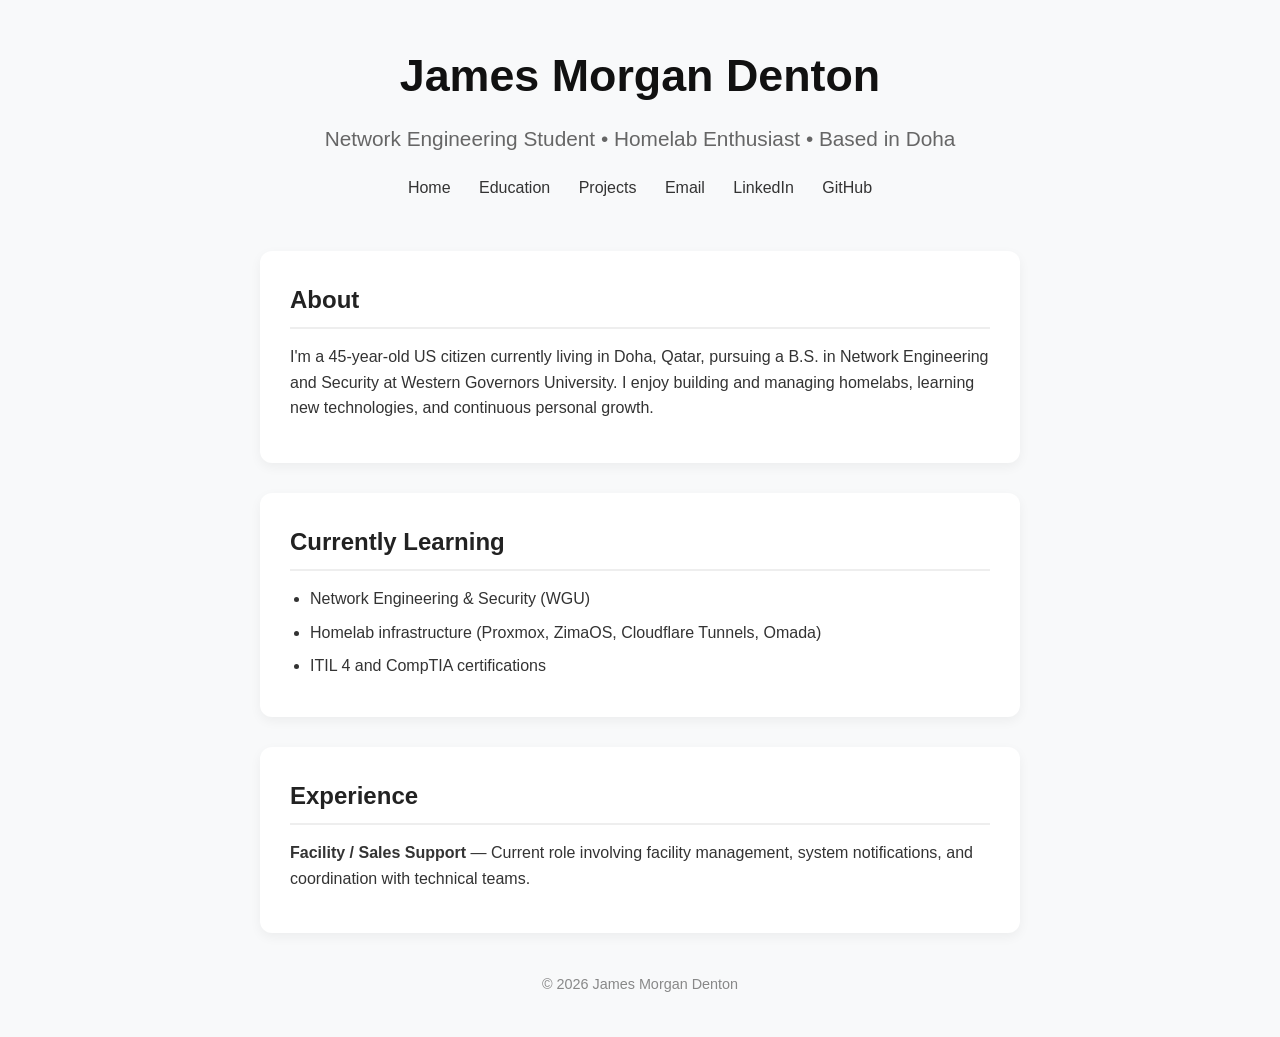
<file: index.html>
<!DOCTYPE html>
<html lang="en">
<head>
  <meta charset="UTF-8">
  <meta name="viewport" content="width=device-width, initial-scale=1.0">
  <title>James Morgan Denton</title>
  <link rel="stylesheet" href="style.css">
</head>
<body>
  <div class="container">
    <header>
      <h1>James Morgan Denton</h1>
      <div class="subtitle">Network Engineering Student • Homelab Enthusiast • Based in Doha</div>
      <div class="links">
        <a href="./index.html">Home</a>        
        <a href="./education.html">Education</a>
        <a href="./projects.html">Projects</a>
        <a href="mailto:jamesmorgandenton@gmail.com">Email</a>
        <a href="https://www.linkedin.com/in/jamesmorgandenton">LinkedIn</a>
        <a href="https://github.com/sgtbelly">GitHub</a>

      </div>
    </header>

    <section>
      <h2>About</h2>
      <p>I'm a 45-year-old US citizen currently living in Doha, Qatar, pursuing a B.S. in Network Engineering and Security at 
        Western Governors University. I enjoy building and managing homelabs, learning new technologies, and continuous personal growth.</p>
    </section>

    <section>
      <h2>Currently Learning</h2>
      <ul>
        <li>Network Engineering &amp; Security (WGU)</li>
        <li>Homelab infrastructure (Proxmox, ZimaOS, Cloudflare Tunnels, Omada)</li>
        <li>ITIL 4 and CompTIA certifications</li>
      </ul>
    </section>

    <section>
      <h2>Experience</h2>
      <p><strong>Facility / Sales Support</strong> — Current role involving facility management, system notifications, 
        and coordination with technical teams.</p>
    </section>

    <footer>
      © 2026 James Morgan Denton
    </footer>
  </div>

</body>
</html>
</file>
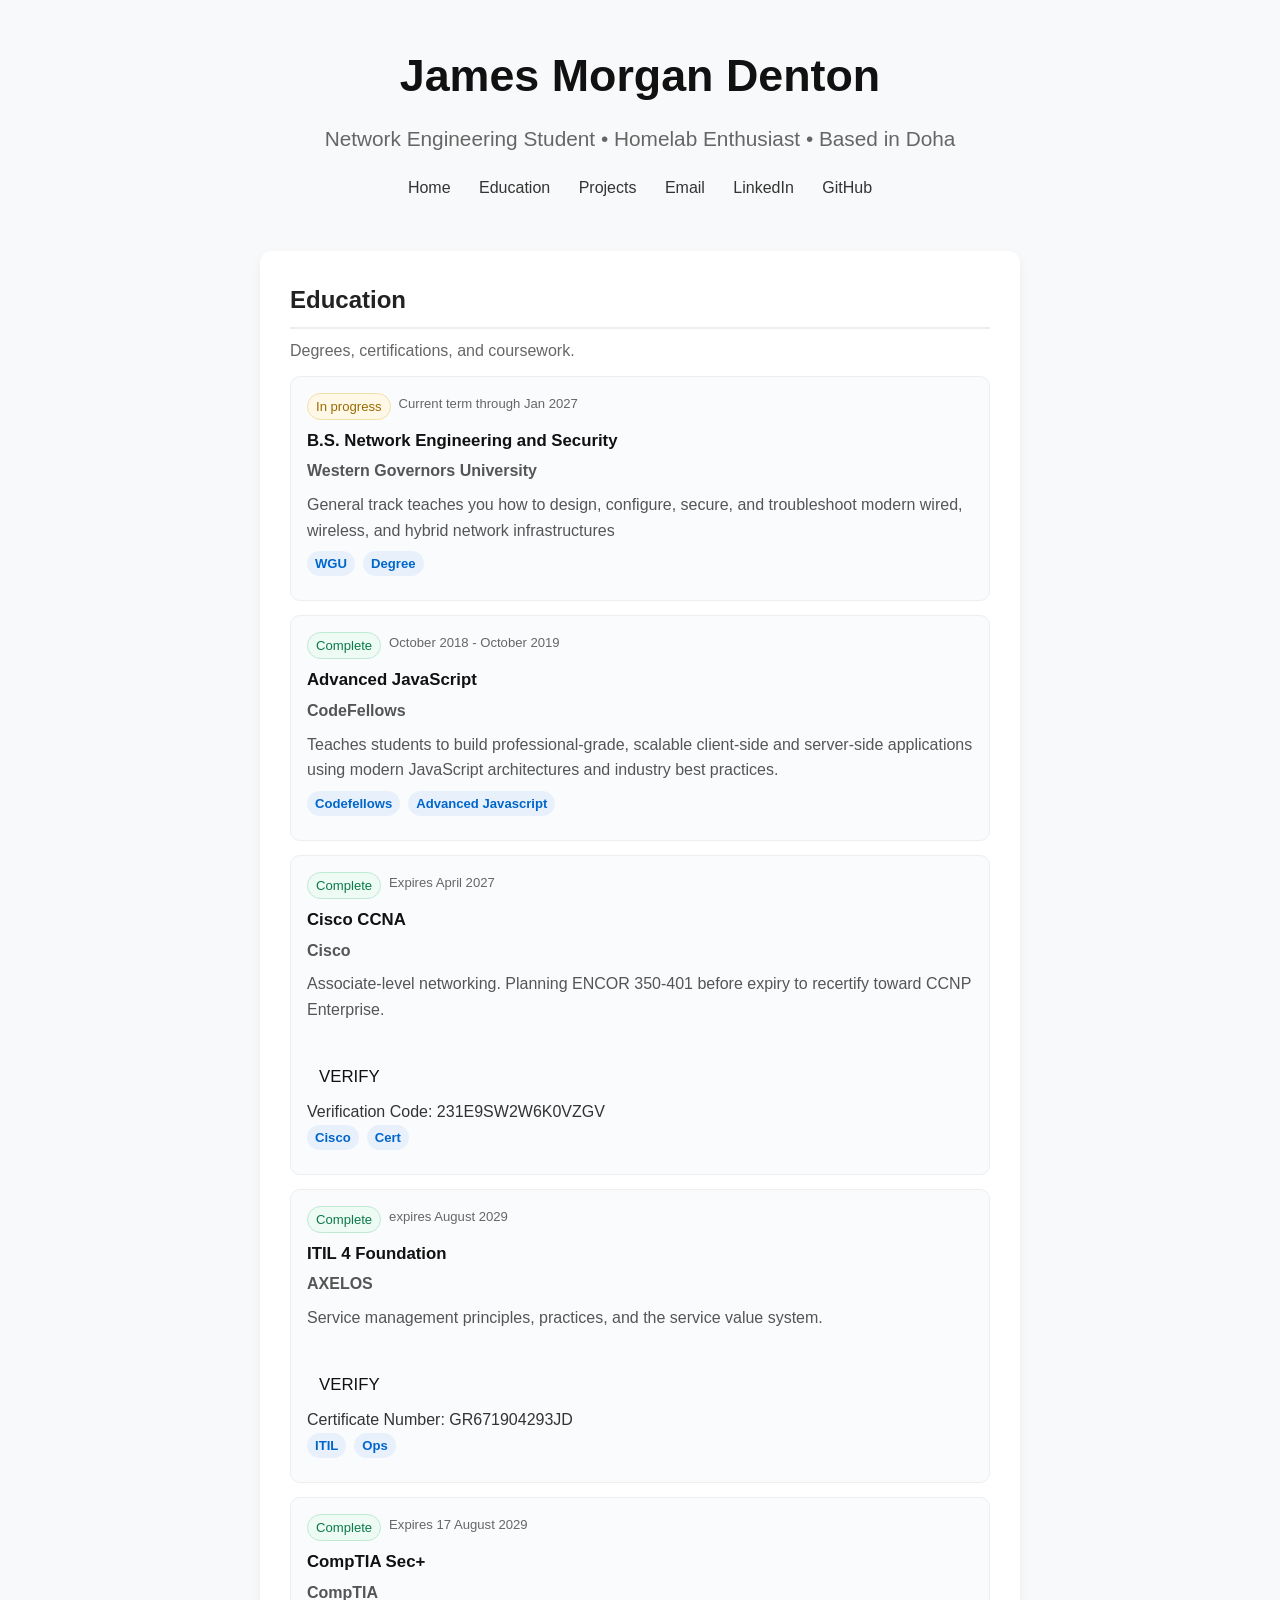
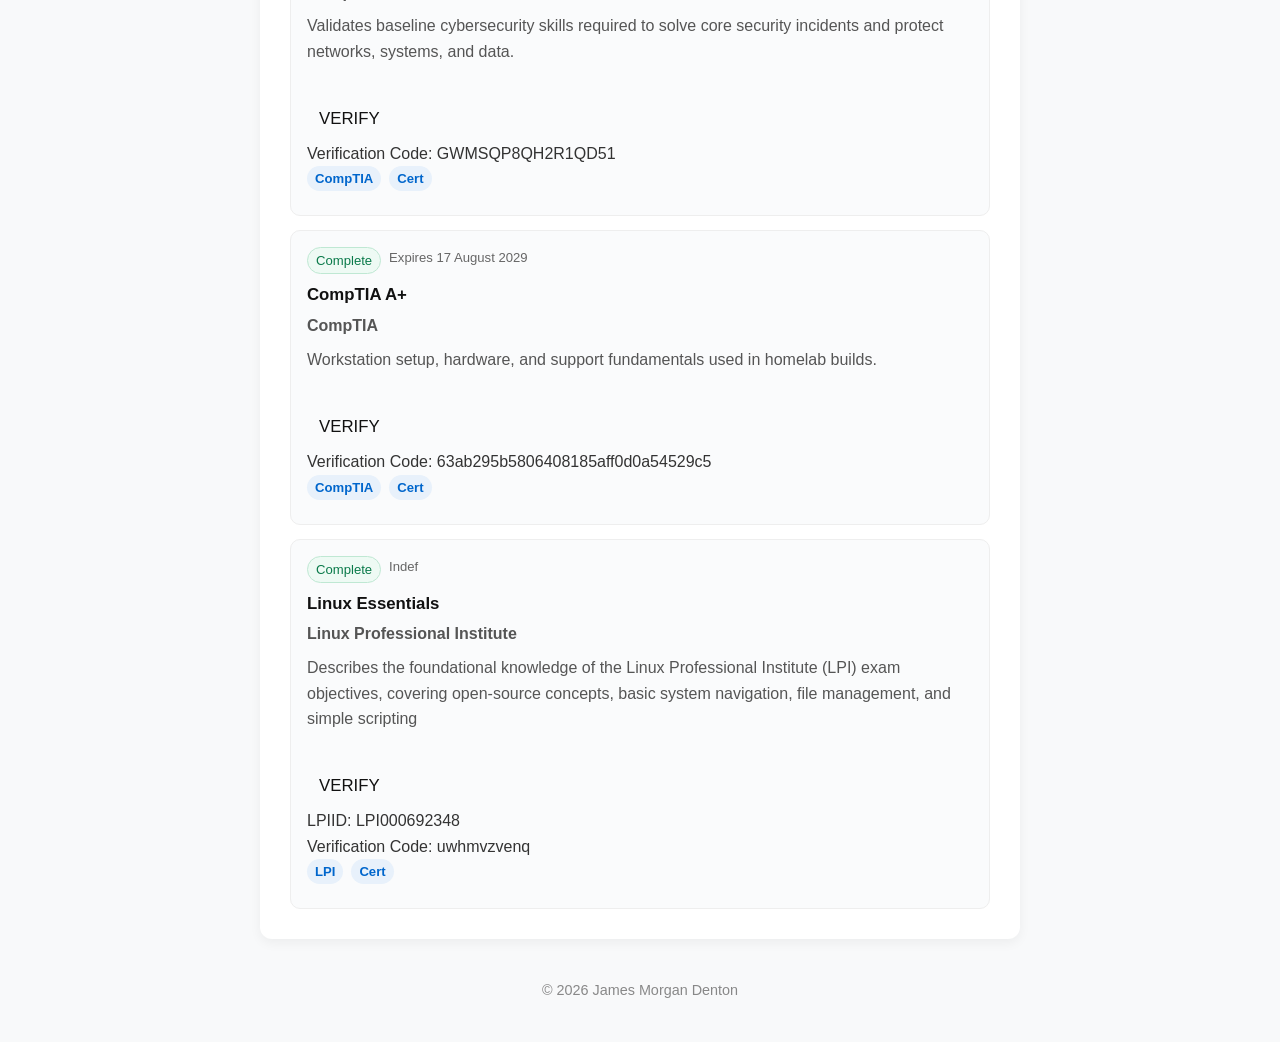
<file: education.html>
<!DOCTYPE html>
<html lang="en">
<head>
  <meta charset="UTF-8">
  <meta name="viewport" content="width=device-width, initial-scale=1.0">
  <title>James Morgan Denton</title>
  <link rel="stylesheet" href="style.css">
</head>
<body>
  <div class="container">
    <header>
      <h1>James Morgan Denton</h1>
      <div class="subtitle">Network Engineering Student • Homelab Enthusiast • Based in Doha</div>
      <div class="links">
      <a href="./index.html">Home</a>        
        <a href="./education.html">Education</a>
        <a href="./projects.html">Projects</a>
        <a href="mailto:jamesmorgandenton@gmail.com">Email</a>
        <a href="https://www.linkedin.com/in/jamesmorgandenton">LinkedIn</a>
        <a href="https://github.com/sgtbelly">GitHub</a>
      </div>
    </header>

    <section id="education">
      <h2>Education</h2>
      <p class="section-intro">Degrees, certifications, and coursework.</p>
      <div id="education-list" class="card-list"></div>
    </section>

    <footer>
      © 2026 James Morgan Denton
    </footer>
  </div>

  <script src="education.js"></script>
</body>
</html>
</file>
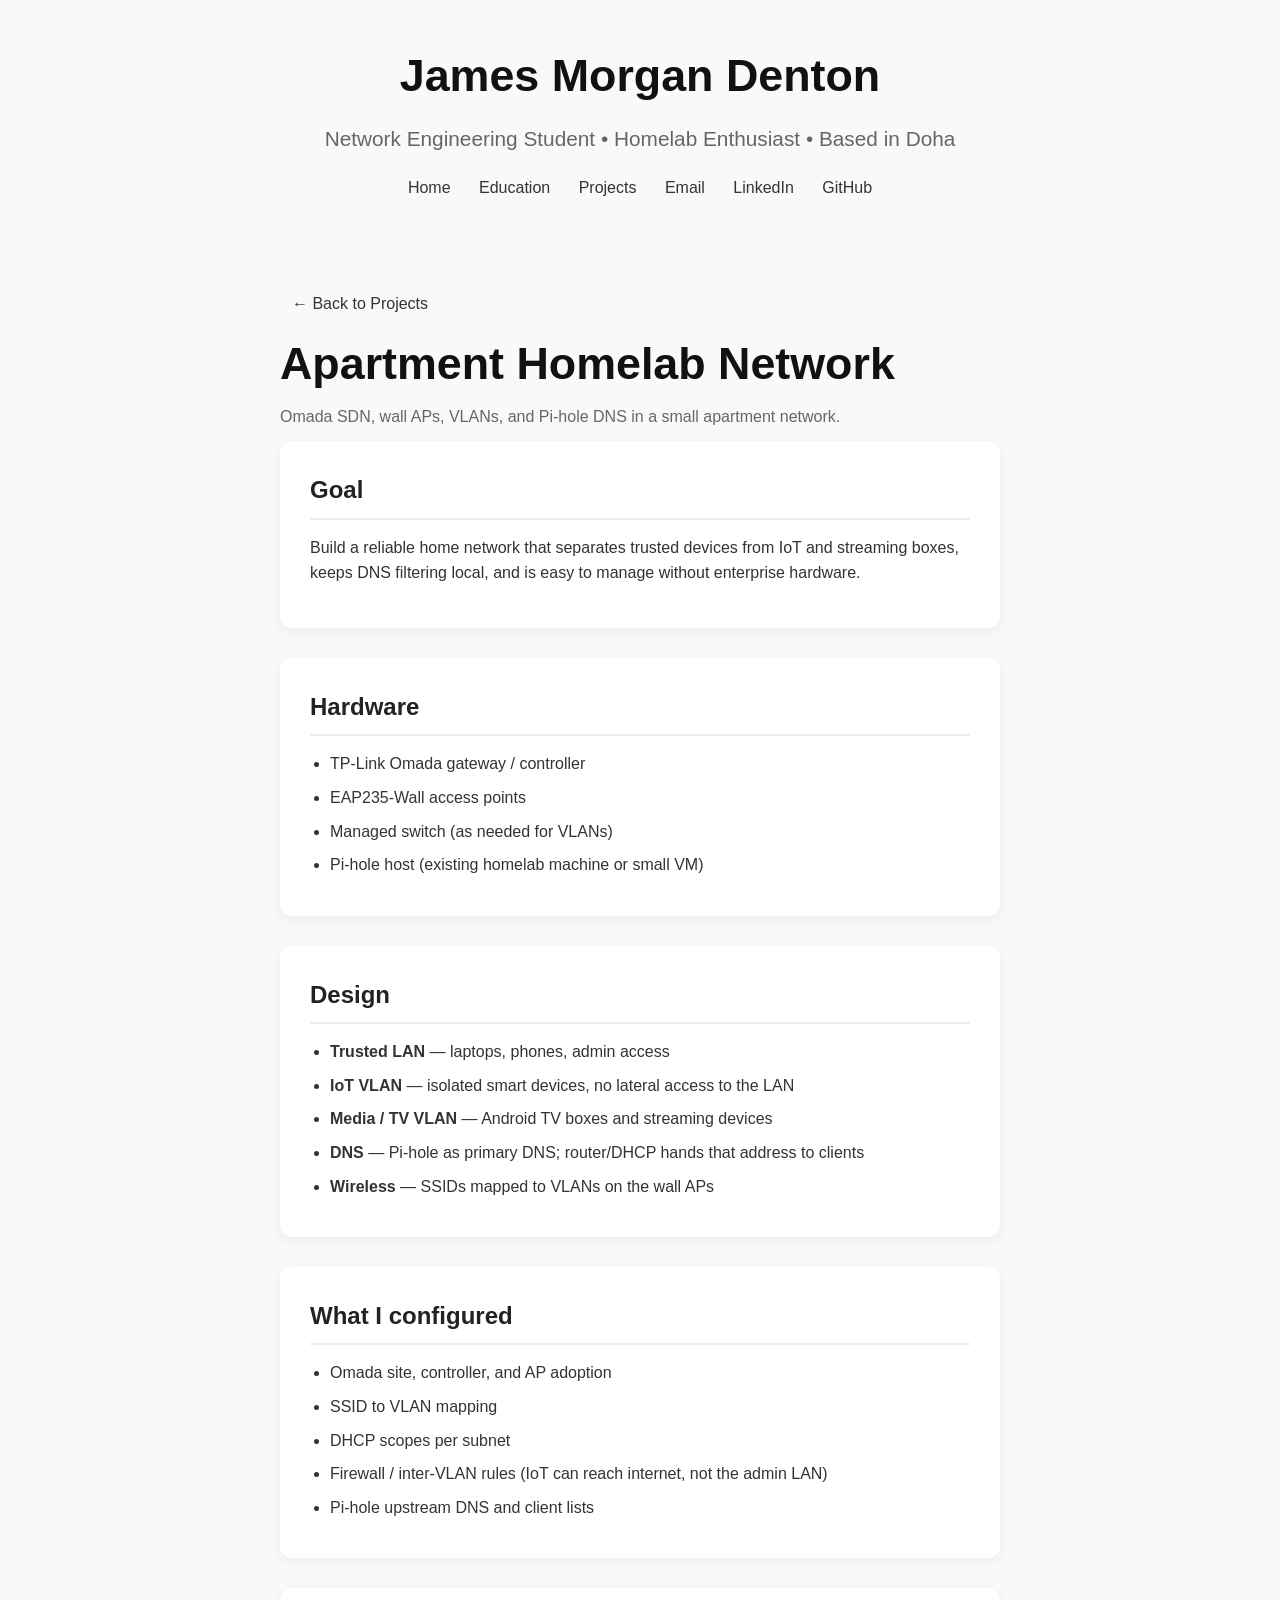
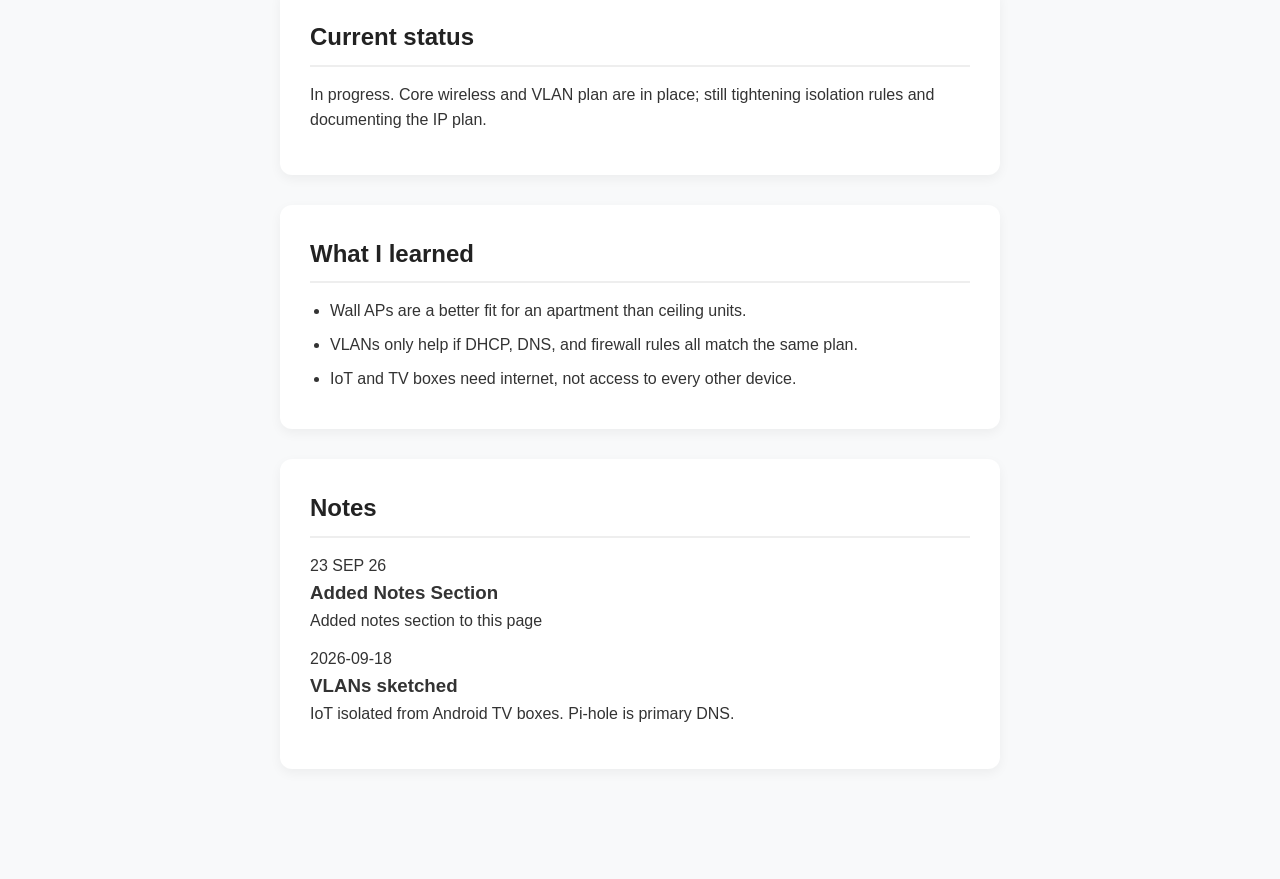
<file: homelab-network.html>
<!DOCTYPE html>
<html lang="en">
<head>
  <meta charset="UTF-8">
  <meta name="viewport" content="width=device-width, initial-scale=1.0">
  <title>James Morgan Denton</title>
  <link rel="stylesheet" href="style.css">
</head>
<body>
  <div class="container">
    <header>
      <h1>James Morgan Denton</h1>
      <div class="subtitle">Network Engineering Student • Homelab Enthusiast • Based in Doha</div>
      <div class="links">
      <a href="./index.html">Home</a>        
        <a href="./education.html">Education</a>
        <a href="./projects.html">Projects</a>
        <a href="mailto:jamesmorgandenton@gmail.com">Email</a>
        <a href="https://www.linkedin.com/in/jamesmorgandenton">LinkedIn</a>
        <a href="https://github.com/sgtbelly">GitHub</a>
      </div>
    </header>
<body>
  <div class="container">
    <p><a href="../projects.html">← Back to Projects</a></p>

    <h1>Apartment Homelab Network</h1>
    <p class="section-intro">Omada SDN, wall APs, VLANs, and Pi-hole DNS in a small apartment network.</p>

    <section>
      <h2>Goal</h2>
      <p>
        Build a reliable home network that separates trusted devices from IoT and streaming boxes,
        keeps DNS filtering local, and is easy to manage without enterprise hardware.
      </p>
    </section>

    <section>
      <h2>Hardware</h2>
      <ul>
        <li>TP-Link Omada gateway / controller</li>
        <li>EAP235-Wall access points</li>
        <li>Managed switch (as needed for VLANs)</li>
        <li>Pi-hole host (existing homelab machine or small VM)</li>
      </ul>
    </section>

    <section>
      <h2>Design</h2>
      <ul>
        <li><strong>Trusted LAN</strong> — laptops, phones, admin access</li>
        <li><strong>IoT VLAN</strong> — isolated smart devices, no lateral access to the LAN</li>
        <li><strong>Media / TV VLAN</strong> — Android TV boxes and streaming devices</li>
        <li><strong>DNS</strong> — Pi-hole as primary DNS; router/DHCP hands that address to clients</li>
        <li><strong>Wireless</strong> — SSIDs mapped to VLANs on the wall APs</li>
      </ul>
    </section>

    <section>
      <h2>What I configured</h2>
      <ul>
        <li>Omada site, controller, and AP adoption</li>
        <li>SSID to VLAN mapping</li>
        <li>DHCP scopes per subnet</li>
        <li>Firewall / inter-VLAN rules (IoT can reach internet, not the admin LAN)</li>
        <li>Pi-hole upstream DNS and client lists</li>
      </ul>
    </section>

    <section>
      <h2>Current status</h2>
      <p>In progress. Core wireless and VLAN plan are in place; still tightening isolation rules and documenting the IP plan.</p>
    </section>

    <section>
      <h2>What I learned</h2>
      <ul>
        <li>Wall APs are a better fit for an apartment than ceiling units.</li>
        <li>VLANs only help if DHCP, DNS, and firewall rules all match the same plan.</li>
        <li>IoT and TV boxes need internet, not access to every other device.</li>
      </ul>
    </section>

    <section>
      <h2>Notes</h2>

      <article class="note" data-date="23 SEP 26" data-title="Added notes section">
        <time datetime="23 SEP 26"> 23 SEP 26</time>
        <h3>Added Notes Section</h3>
        <p> Added notes section to this page</p>
      </article> 

      <article class="note" data-date="2026-09-18" data-title="VLANs sketched">
        <time datetime="2026-09-18">2026-09-18</time>
        <h3>VLANs sketched</h3>
        <p>IoT isolated from Android TV boxes. Pi-hole is primary DNS.</p>
      </article>
    </section>


    </section>
  </div>
</body>
</html>
</file>
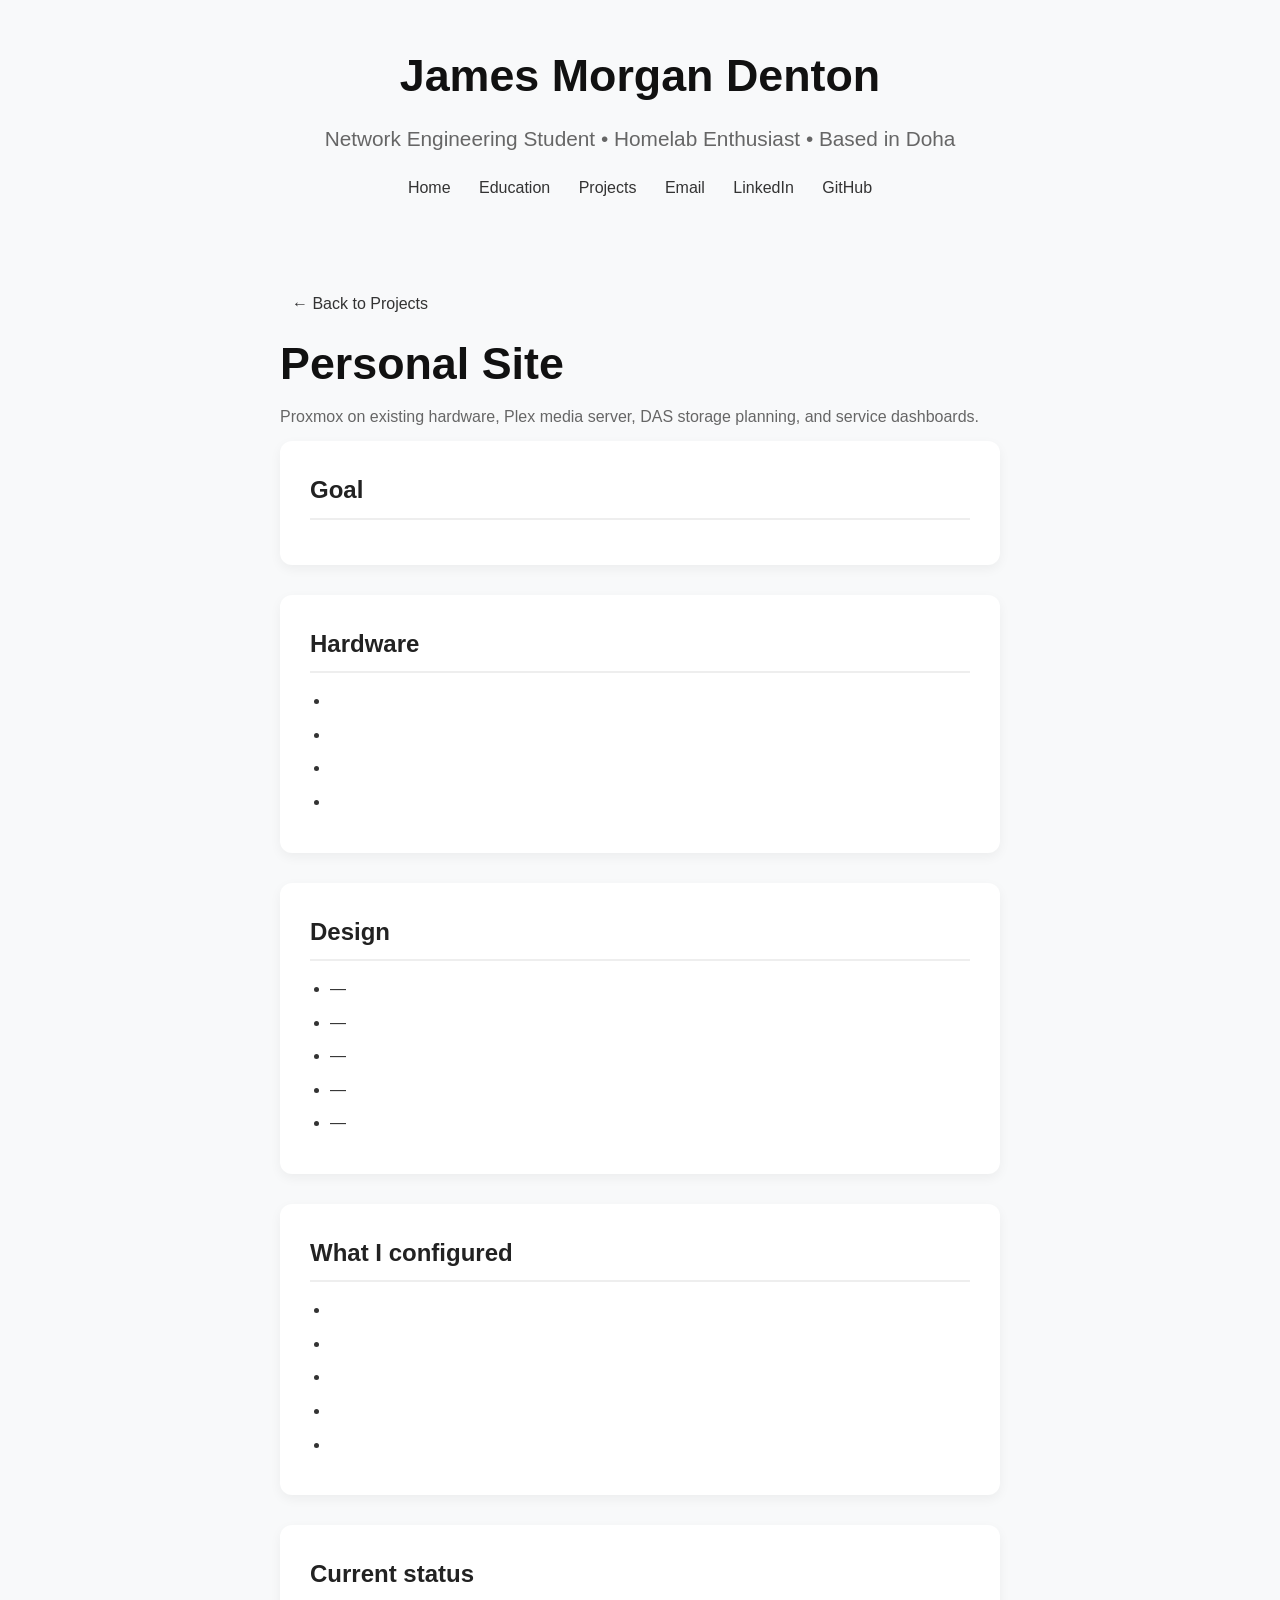
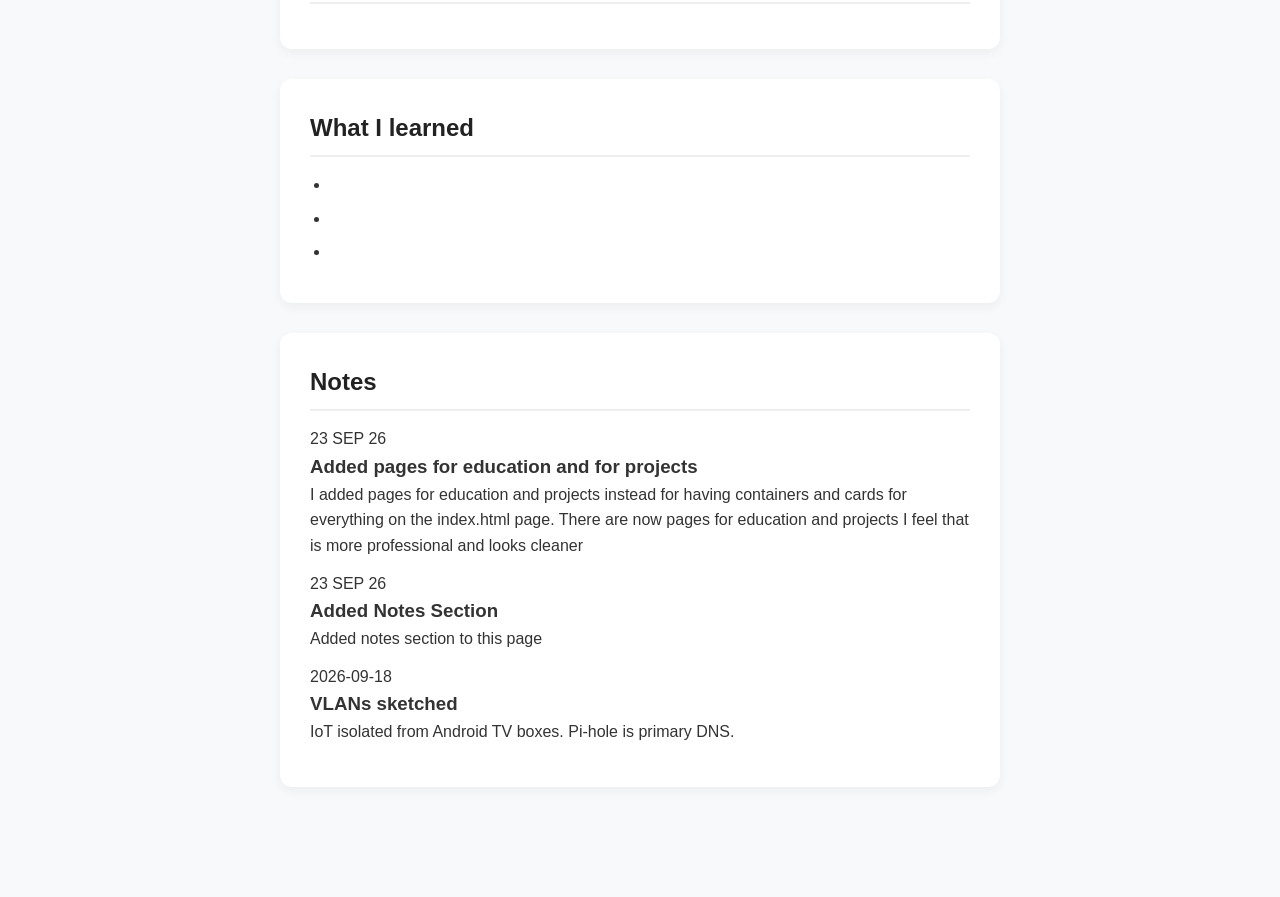
<file: personal-site.html>
<!DOCTYPE html>
<html lang="en">
<head>
  <meta charset="UTF-8">
  <meta name="viewport" content="width=device-width, initial-scale=1.0">
  <title>James Morgan Denton</title>
  <link rel="stylesheet" href="style.css">
</head>
<body>
  <div class="container">
    <header>
      <h1>James Morgan Denton</h1>
      <div class="subtitle">Network Engineering Student • Homelab Enthusiast • Based in Doha</div>
      <div class="links">
      <a href="./index.html">Home</a>        
        <a href="./education.html">Education</a>
        <a href="./projects.html">Projects</a>
        <a href="mailto:jamesmorgandenton@gmail.com">Email</a>
        <a href="https://www.linkedin.com/in/jamesmorgandenton">LinkedIn</a>
        <a href="https://github.com/sgtbelly">GitHub</a>
      </div>
    </header>
<body>
  <div class="container">
    <p><a href="../projects.html">← Back to Projects</a></p>

    <h1>Personal Site</h1>
    <p class="section-intro">Proxmox on existing hardware, Plex media server, DAS storage planning, and service dashboards.</p>

    <section>
      <h2>Goal</h2>
      <p>
        
      </p>
    </section>

    <section>
      <h2>Hardware</h2>
      <ul>
        <li></li>
        <li></li>
        <li></li>
        <li></li>
      </ul>
    </section>

    <section>
      <h2>Design</h2>
      <ul>
        <li><strong></strong> — </li>
        <li><strong></strong> — </li>
        <li><strong></strong> — </li>
        <li><strong></strong> — </li>
        <li><strong></strong> — </li>
      </ul>
    </section>

    <section>
      <h2>What I configured</h2>
      <ul>
        <li></li>
        <li></li>
        <li></li>
        <li></li>
        <li></li>
      </ul>
    </section>

    <section>
      <h2>Current status</h2>
      <p></p>
    </section>

    <section>
      <h2>What I learned</h2>
      <ul>
        <li></li>
        <li></li>
        <li></li>
      </ul>
    </section>

    <section>
      <h2>Notes</h2>

      <article class="note" data-date="23 SEP 26" data-title="Added pages for education and for projects">
        <time datetime="23 SEP 26"> 23 SEP 26</time>
        <h3>Added pages for education and for projects</h3>
        <p> I added pages for education and projects instead for having containers and cards for everything on the index.html page. 
          There are now pages for education and projects I feel that is more professional and looks cleaner</p>
      </article> 

      <article class="note" data-date="23 SEP 26" data-title="Added notes section">
        <time datetime="23 SEP 26"> 23 SEP 26</time>
        <h3>Added Notes Section</h3>
        <p> Added notes section to this page</p>
      </article> 

      <article class="note" data-date="2026-09-18" data-title="VLANs sketched">
        <time datetime="2026-09-18">2026-09-18</time>
        <h3>VLANs sketched</h3>
        <p>IoT isolated from Android TV boxes. Pi-hole is primary DNS.</p>
      </article>
    </section>


    </section>
  </div>
</body>
</html>
</file>
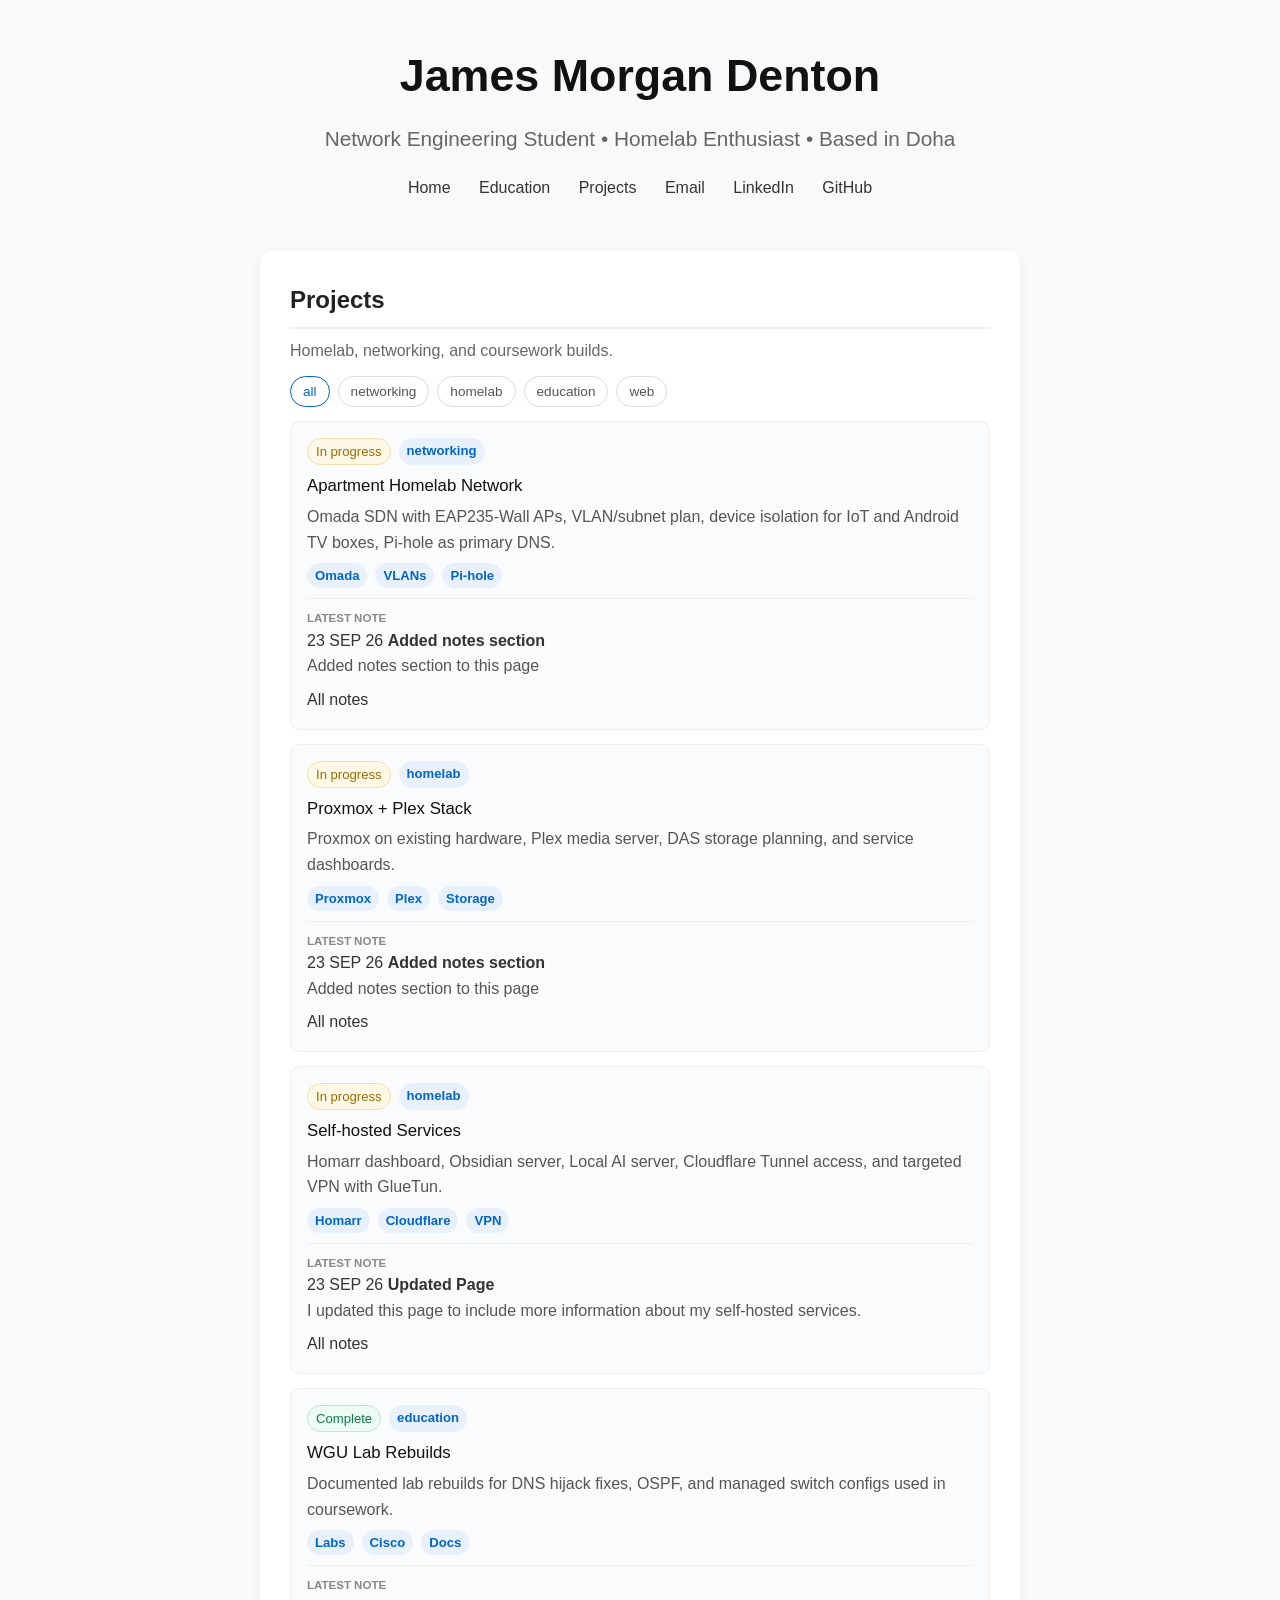
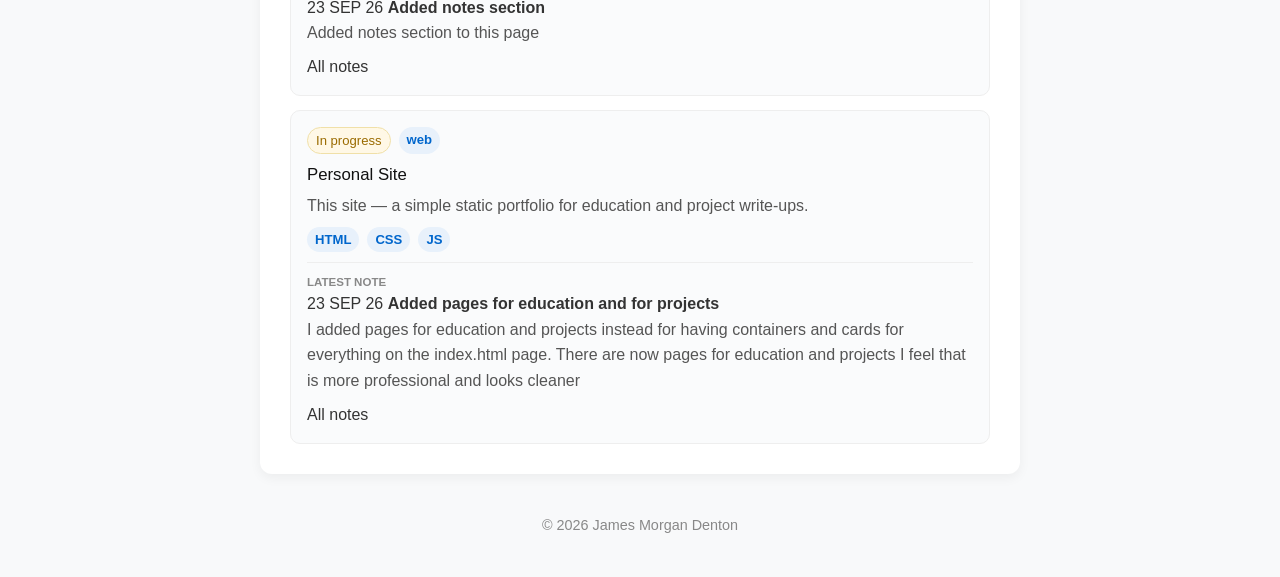
<file: projects.html>
<!DOCTYPE html>
<html lang="en">
<head>
  <meta charset="UTF-8">
  <meta name="viewport" content="width=device-width, initial-scale=1.0">
  <title>James Morgan Denton</title>
  <link rel="stylesheet" href="style.css">
</head>
 <body>
  <div class="container">
    <header>
      <h1>James Morgan Denton</h1>
      <div class="subtitle">Network Engineering Student • Homelab Enthusiast • Based in Doha</div>
      <div class="links">
       <a href="./index.html">Home</a>        
        <a href="./education.html">Education</a>
        <a href="./projects.html">Projects</a>
        <a href="mailto:jamesmorgandenton@gmail.com">Email</a>
        <a href="https://www.linkedin.com/in/jamesmorgandenton">LinkedIn</a>
        <a href="https://github.com/sgtbelly">GitHub</a>
      </div>
    </header>

    <section id="projects">
      <h2>Projects</h2>
      <p class="section-intro">Homelab, networking, and coursework builds.</p>
      <div id="project-filters" class="filters"></div>
      <div id="projects-list" class="card-list"></div>
    </section>

    <script src="projects.js"></script>

    <footer>
      © 2026 James Morgan Denton
    </footer>
  </div>
 </body>
</html>
</file>
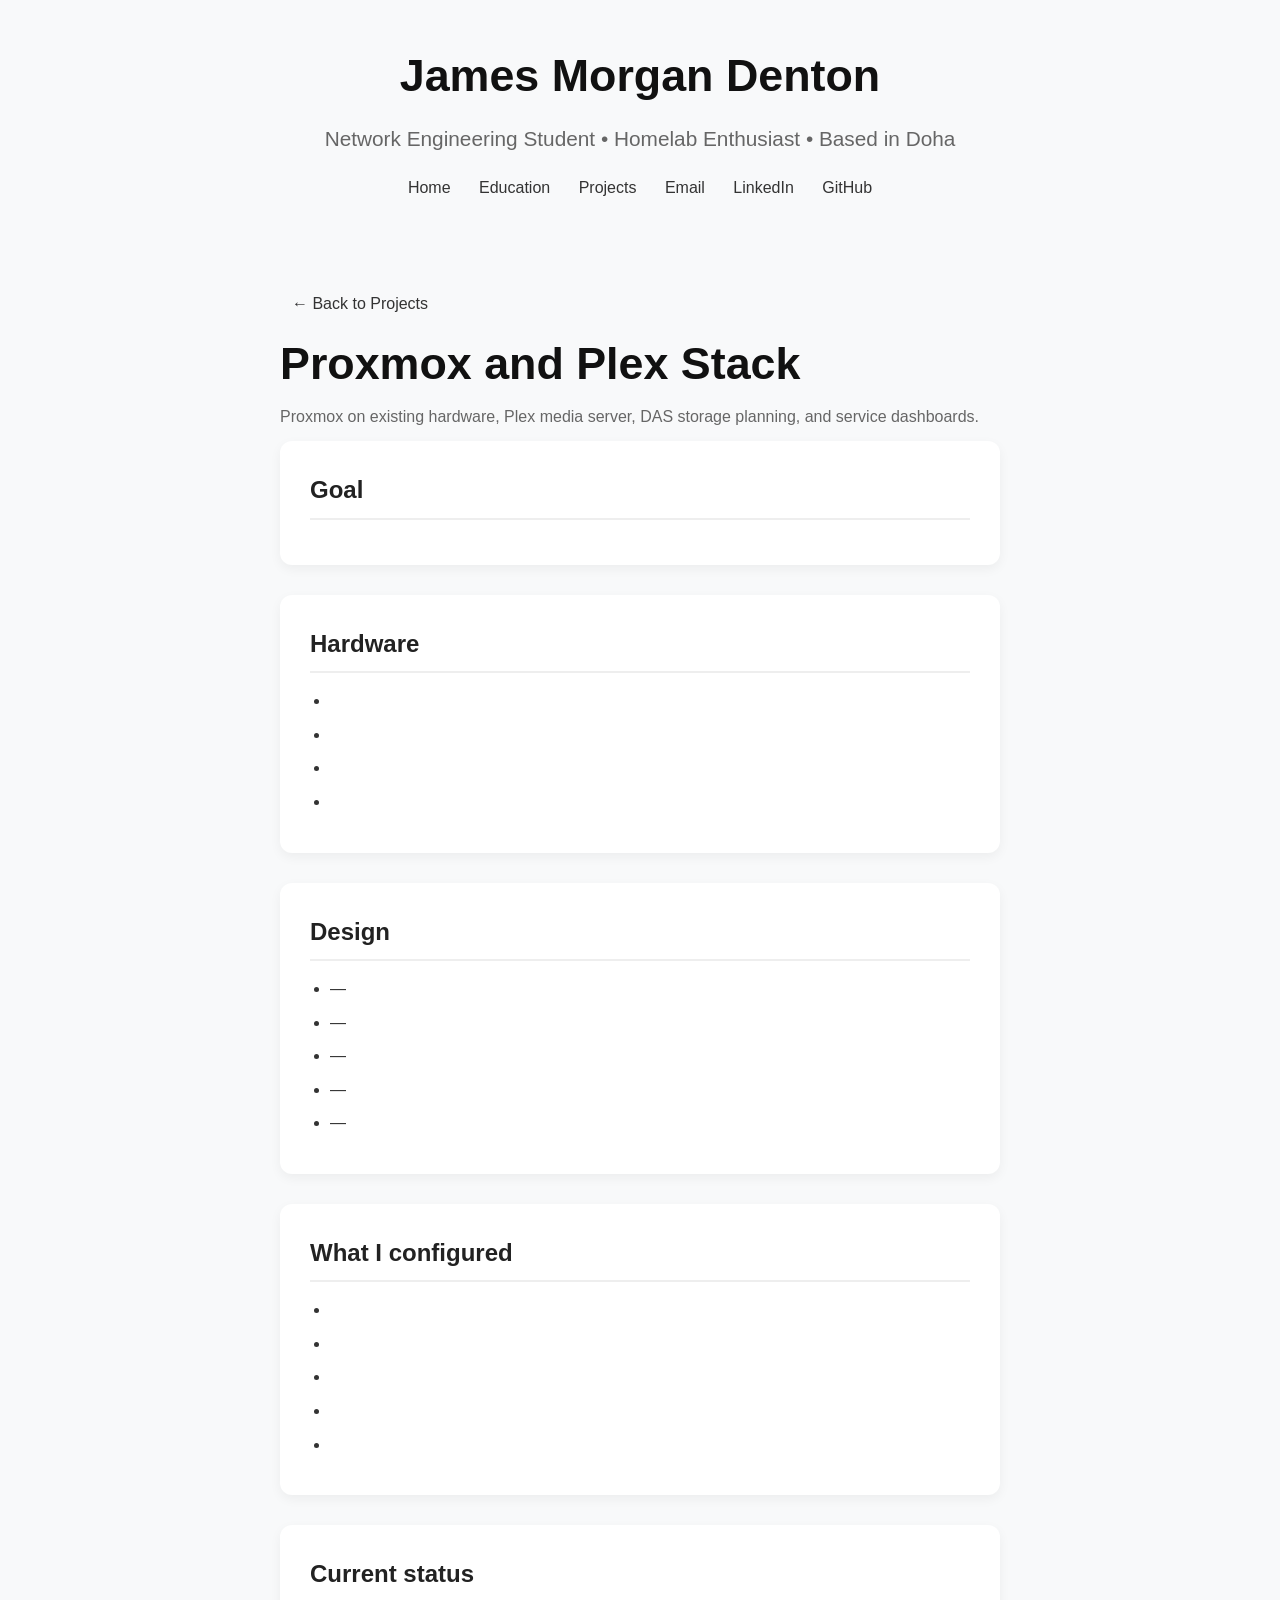
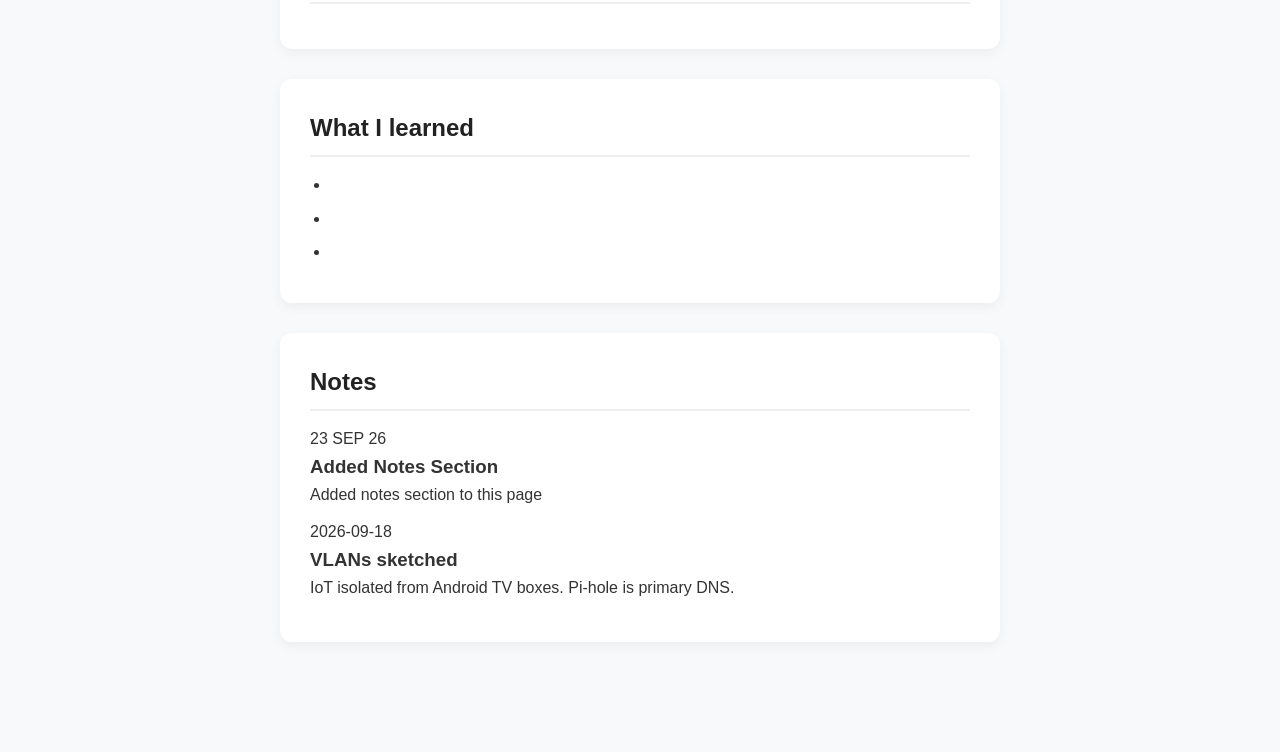
<file: proxmox-plex.html>
<!DOCTYPE html>
<html lang="en">
<head>
  <meta charset="UTF-8">
  <meta name="viewport" content="width=device-width, initial-scale=1.0">
  <title>James Morgan Denton</title>
  <link rel="stylesheet" href="style.css">
</head>
<body>
  <div class="container">
    <header>
      <h1>James Morgan Denton</h1>
      <div class="subtitle">Network Engineering Student • Homelab Enthusiast • Based in Doha</div>
      <div class="links">
      <a href="./index.html">Home</a>        
        <a href="./education.html">Education</a>
        <a href="./projects.html">Projects</a>
        <a href="mailto:jamesmorgandenton@gmail.com">Email</a>
        <a href="https://www.linkedin.com/in/jamesmorgandenton">LinkedIn</a>
        <a href="https://github.com/sgtbelly">GitHub</a>
      </div>
    </header>
<body>
  <div class="container">
    <p><a href="../projects.html">← Back to Projects</a></p>

    <h1>Proxmox and Plex Stack</h1>
    <p class="section-intro">Proxmox on existing hardware, Plex media server, DAS storage planning, and service dashboards.</p>

    <section>
      <h2>Goal</h2>
      <p>
        
      </p>
    </section>

    <section>
      <h2>Hardware</h2>
      <ul>
        <li></li>
        <li></li>
        <li></li>
        <li></li>
      </ul>
    </section>

    <section>
      <h2>Design</h2>
      <ul>
        <li><strong></strong> — </li>
        <li><strong></strong> — </li>
        <li><strong></strong> — </li>
        <li><strong></strong> — </li>
        <li><strong></strong> — </li>
      </ul>
    </section>

    <section>
      <h2>What I configured</h2>
      <ul>
        <li></li>
        <li></li>
        <li></li>
        <li></li>
        <li></li>
      </ul>
    </section>

    <section>
      <h2>Current status</h2>
      <p></p>
    </section>

    <section>
      <h2>What I learned</h2>
      <ul>
        <li></li>
        <li></li>
        <li></li>
      </ul>
    </section>

    <section>
      <h2>Notes</h2>

      <article class="note" data-date="23 SEP 26" data-title="Added notes section">
        <time datetime="23 SEP 26"> 23 SEP 26</time>
        <h3>Added Notes Section</h3>
        <p> Added notes section to this page</p>
      </article> 

      <article class="note" data-date="2026-09-18" data-title="VLANs sketched">
        <time datetime="2026-09-18">2026-09-18</time>
        <h3>VLANs sketched</h3>
        <p>IoT isolated from Android TV boxes. Pi-hole is primary DNS.</p>
      </article>
    </section>


    </section>
  </div>
</body>
</html>
</file>
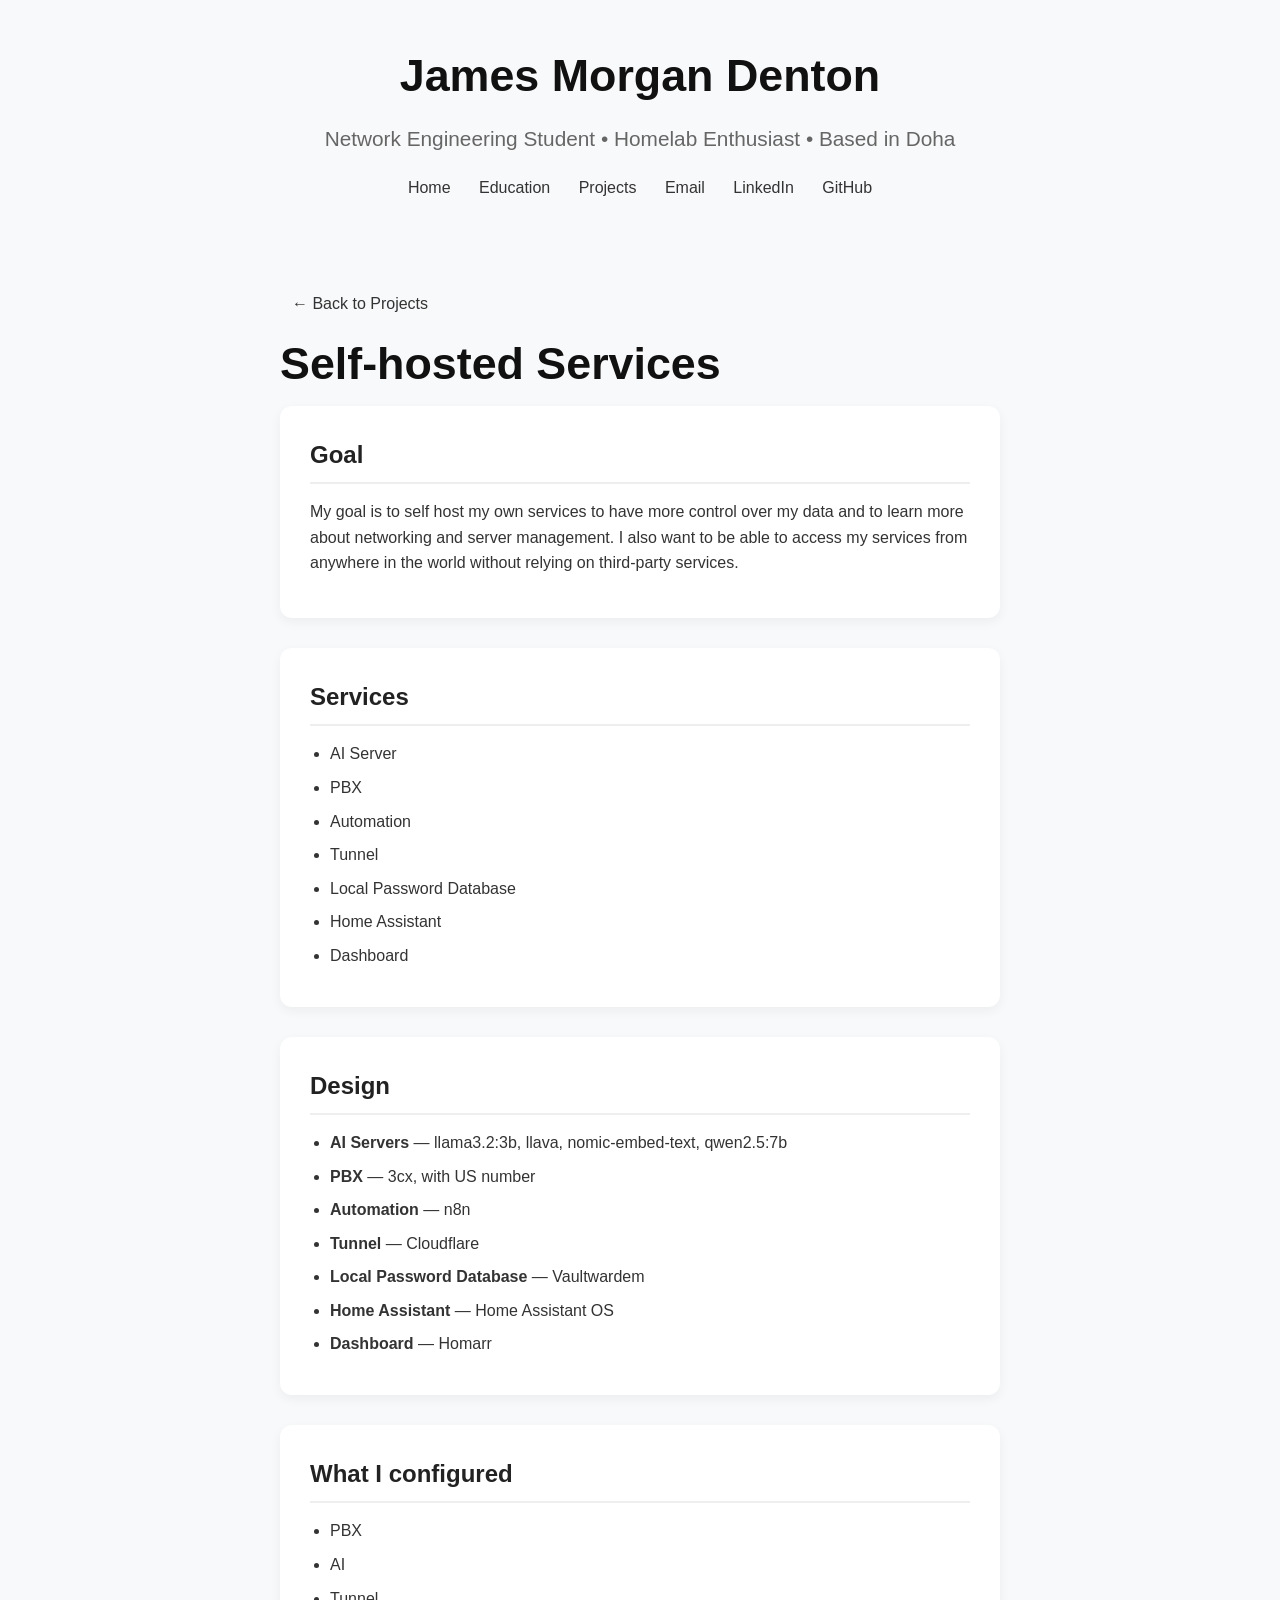
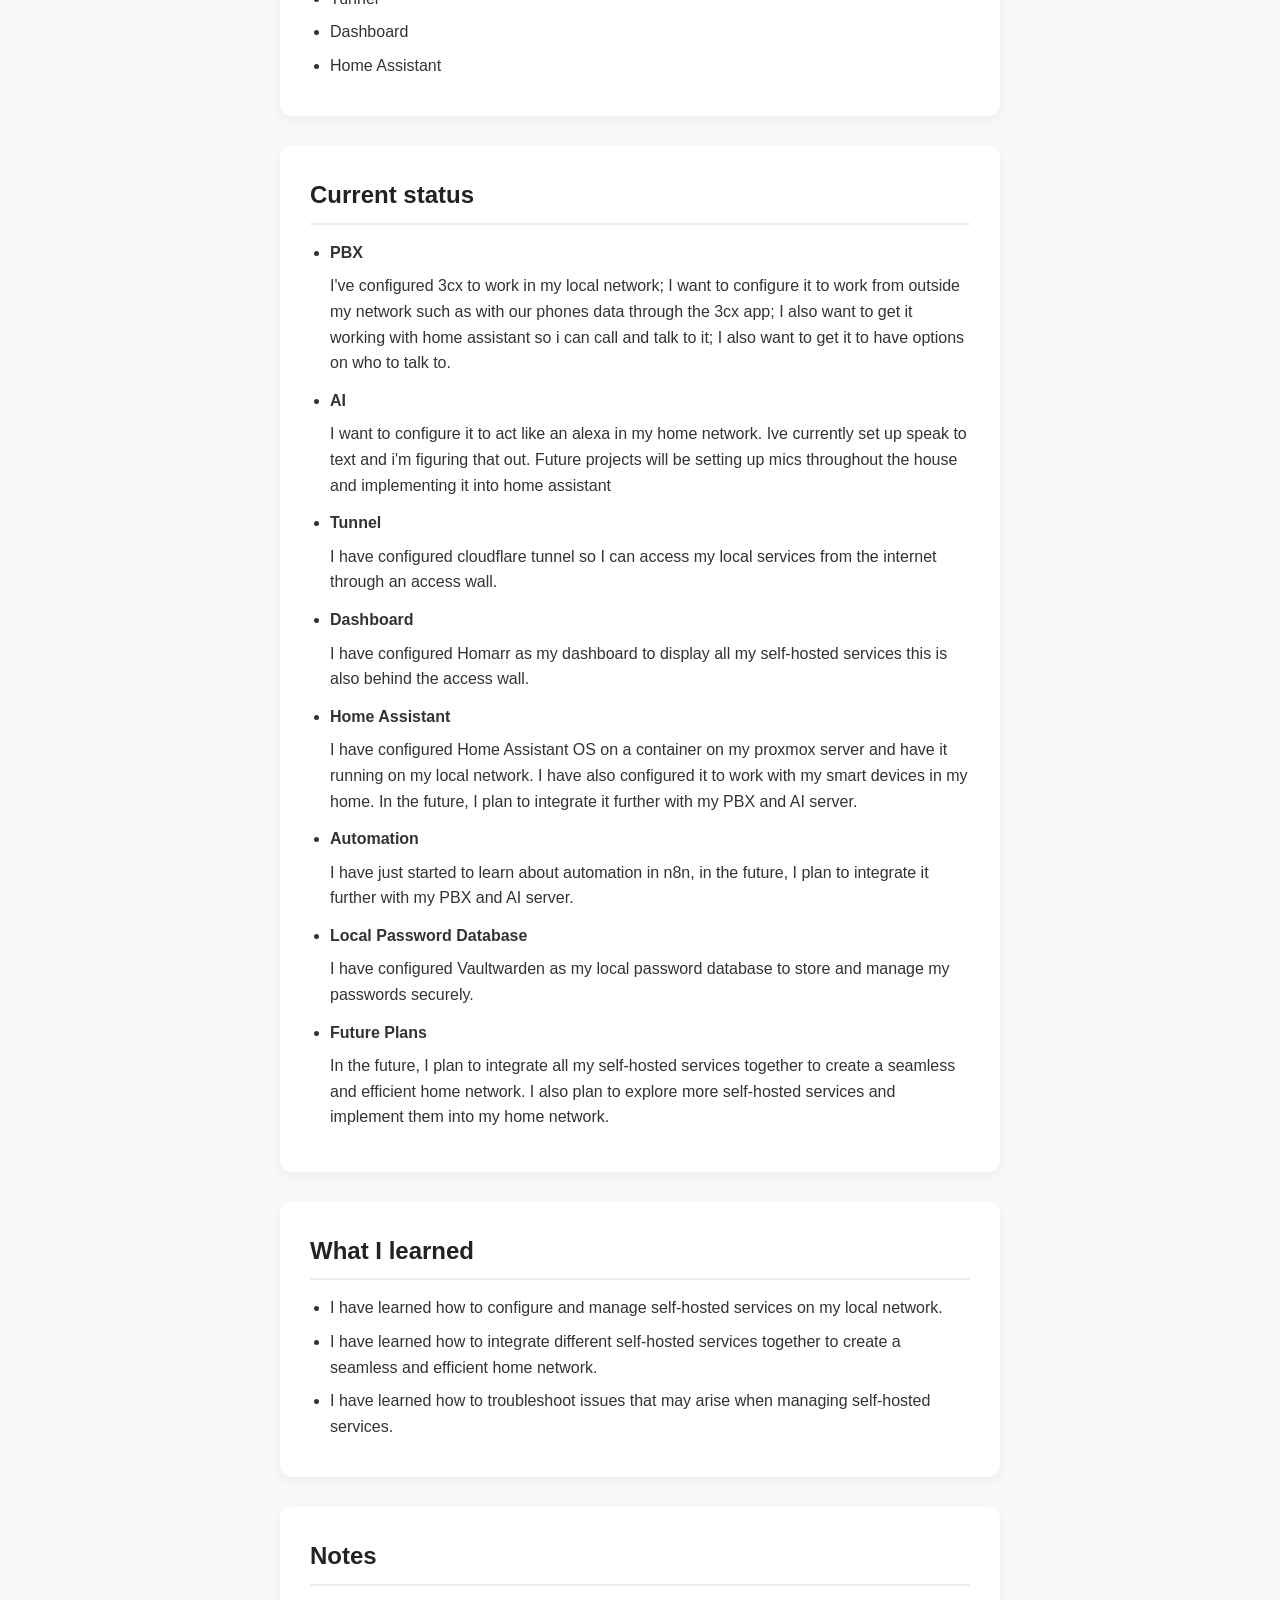
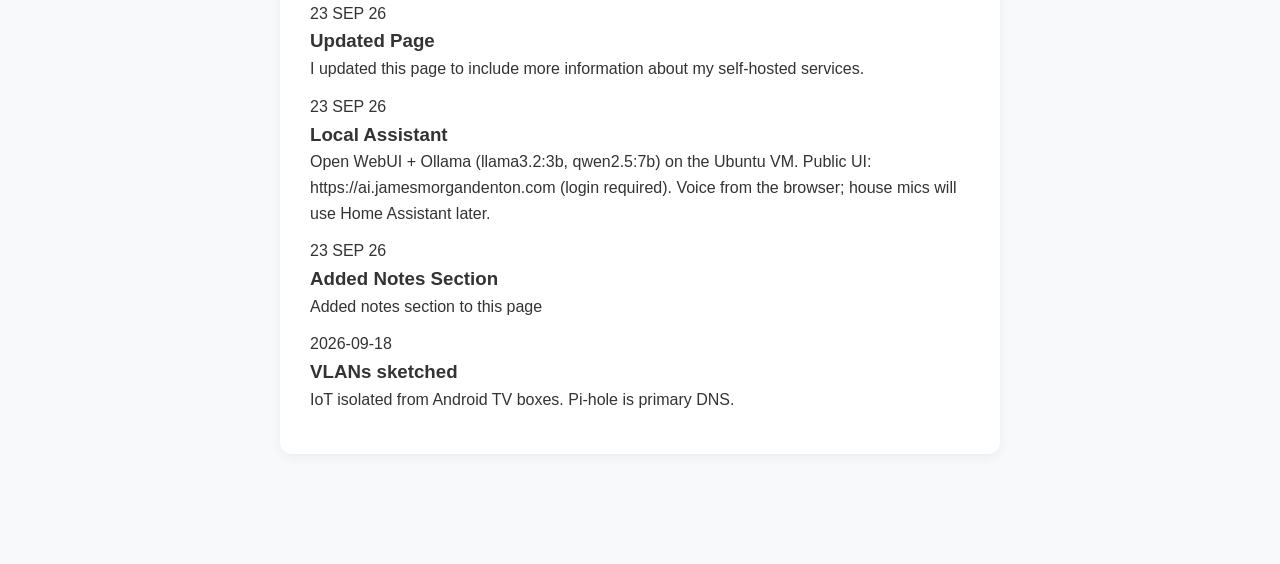
<file: self-hosted.html>
<!DOCTYPE html>
<html lang="en">
<head>
  <meta charset="UTF-8">
  <meta name="viewport" content="width=device-width, initial-scale=1.0">
  <title>James Morgan Denton</title>
  <link rel="stylesheet" href="style.css">
</head>
<body>
  <div class="container">
    <header>
      <h1>James Morgan Denton</h1>
      <div class="subtitle">Network Engineering Student • Homelab Enthusiast • Based in Doha</div>
      <div class="links">
      <a href="./index.html">Home</a>        
        <a href="./education.html">Education</a>
        <a href="./projects.html">Projects</a>
        <a href="mailto:jamesmorgandenton@gmail.com">Email</a>
        <a href="https://www.linkedin.com/in/jamesmorgandenton">LinkedIn</a>
        <a href="https://github.com/sgtbelly">GitHub</a>
      </div>
    </header>
<body>
  <div class="container">
    <p><a href="./projects.html">← Back to Projects</a></p>

    <h1>Self-hosted Services</h1>
    <p class="section-intro"></p>

    <section>
      <h2>Goal</h2>
      <p> My goal is to self host my own services to have more control over my data and to learn more about networking and server management. I also want to be able to access my services from anywhere in the world without relying on third-party services.
        
      </p>
    </section>

    <section>
      <h2>Services</h2>
      <ul>
        <li>AI Server</li>
        <li>PBX</li>
        <li>Automation</li>
        <li>Tunnel</li>
        <li>Local Password Database</li>
        <li>Home Assistant</li>
        <li>Dashboard</li>
      </ul>
    </section>

    <section>
      <h2>Design</h2>
      <ul>
        <li><strong>AI Servers</strong> — llama3.2:3b, llava, nomic-embed-text, qwen2.5:7b</li>
        <li><strong>PBX</strong> — 3cx, with US number</li>
        <li><strong>Automation</strong> — n8n</li>
        <li><strong>Tunnel</strong> — Cloudflare </li>
        <li><strong>Local Password Database</strong> — Vaultwardem </li>
        <li><strong>Home Assistant</strong> — Home Assistant OS</li>
        <li><strong>Dashboard</strong> — Homarr</li>
      
      </ul>
    </section>

    <section>
      <h2>What I configured</h2>
      <ul>
        <li>PBX</li>
        <li>AI</li>
        <li>Tunnel</li>
        <li>Dashboard</li>
        <li>Home Assistant</li>
      </ul>
    </section>

    <section>
      <h2>Current status</h2>
      <ul>
        <li><strong>PBX</strong></li>
        <p>I've configured 3cx to work in my local network; I want to configure it to work from outside my network such as with our phones data through the 3cx app; I also want to get it working with home assistant 
          so i can call and talk to it; I also want to get it to have options on who to talk to.  </p>
        <li><strong>AI</strong></li>
        <p> I want to configure it to act like an alexa in my home network. Ive currently set up speak to text and i'm figuring that out. Future projects will be setting up mics throughout the house and implementing it into home assistant </p>
        <li><strong>Tunnel</strong></li>
        <p>I have configured cloudflare tunnel so I can access my local services from the internet through an access wall.</p>
        <li><strong>Dashboard</strong></li>
        <p>I have configured Homarr as my dashboard to display all my self-hosted services this is also behind the access wall.</p>
        <li><strong>Home Assistant</strong></li>
        <p>I have configured Home Assistant OS on a container on my proxmox server and have it running on my local network. I have also configured it to work with my smart devices in my home. 
          In the future, I plan to integrate it further with my PBX and AI server.</p>
        <li><strong>Automation</strong></li>
        <p>I have just started to learn about automation in n8n, in the future, I plan to integrate it further with my PBX and AI server.</p>
        <li><strong>Local Password Database</strong></li>
        <p>I have configured Vaultwarden as my local password database to store and manage my passwords securely.</p>
        <li><strong>Future Plans</strong></li>
        <p>In the future, I plan to integrate all my self-hosted services together to create a seamless and efficient home network. 
          I also plan to explore more self-hosted services and  implement them into my home network.</p>
      </ul>
    </section>

    <section>
      <h2>What I learned</h2>
      <ul>
        <li>I have learned how to configure and manage self-hosted services on my local network.</li>
        <li>I have learned how to integrate different self-hosted services together to create a seamless and efficient home network.</li>
        <li>I have learned how to troubleshoot issues that may arise when managing self-hosted services.  </li>
      </ul>
    </section>

    <section>
      <h2>Notes</h2>

         <article class="note" data-date="23 SEP 26" data-title="Updated Page">
        <time datetime="23 SEP 26"> 23 SEP 26</time>
        <h3>Updated Page</h3>
        <p> I updated this page to include more information about my self-hosted services.</p>
      </article> 

      <article class="note" data-date="23 SEP 26" data-title="Local Assistant">
        <time datetime="23 SEP 26"> 23 SEP 26</time>
        <h3>Local Assistant</h3>
        <p> Open WebUI + Ollama (llama3.2:3b, qwen2.5:7b) on the Ubuntu VM. 
          Public UI: https://ai.jamesmorgandenton.com (login required). 
          Voice from the browser; house mics will use Home Assistant later.</p>
      </article> 

      <article class="note" data-date="23 SEP 26" data-title="Added notes section">
        <time datetime="23 SEP 26"> 23 SEP 26</time>
        <h3>Added Notes Section</h3>
        <p> Added notes section to this page</p>
      </article> 

      <article class="note" data-date="2026-09-18" data-title="VLANs sketched">
        <time datetime="2026-09-18">2026-09-18</time>
        <h3>VLANs sketched</h3>
        <p>IoT isolated from Android TV boxes. Pi-hole is primary DNS.</p>
      </article>
    </section>


    </section>
  </div>
</body>
</html>
</file>
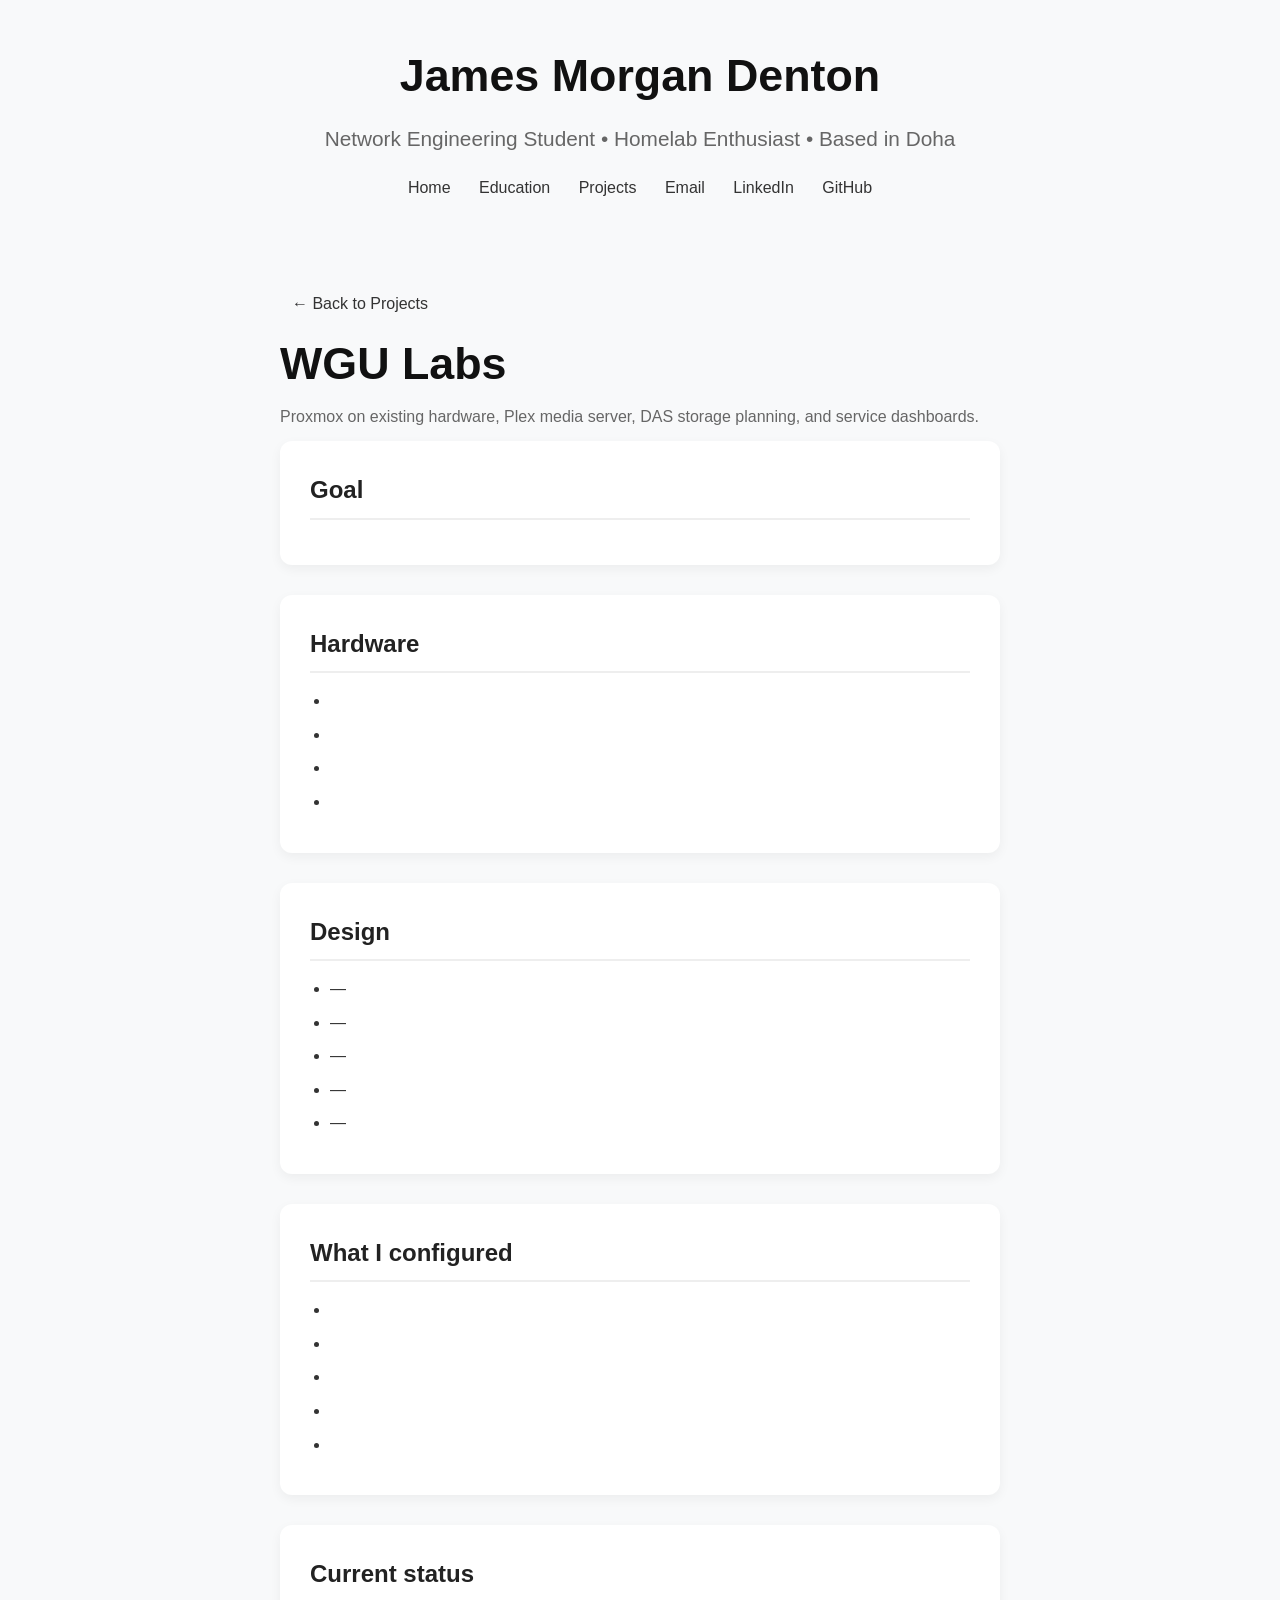
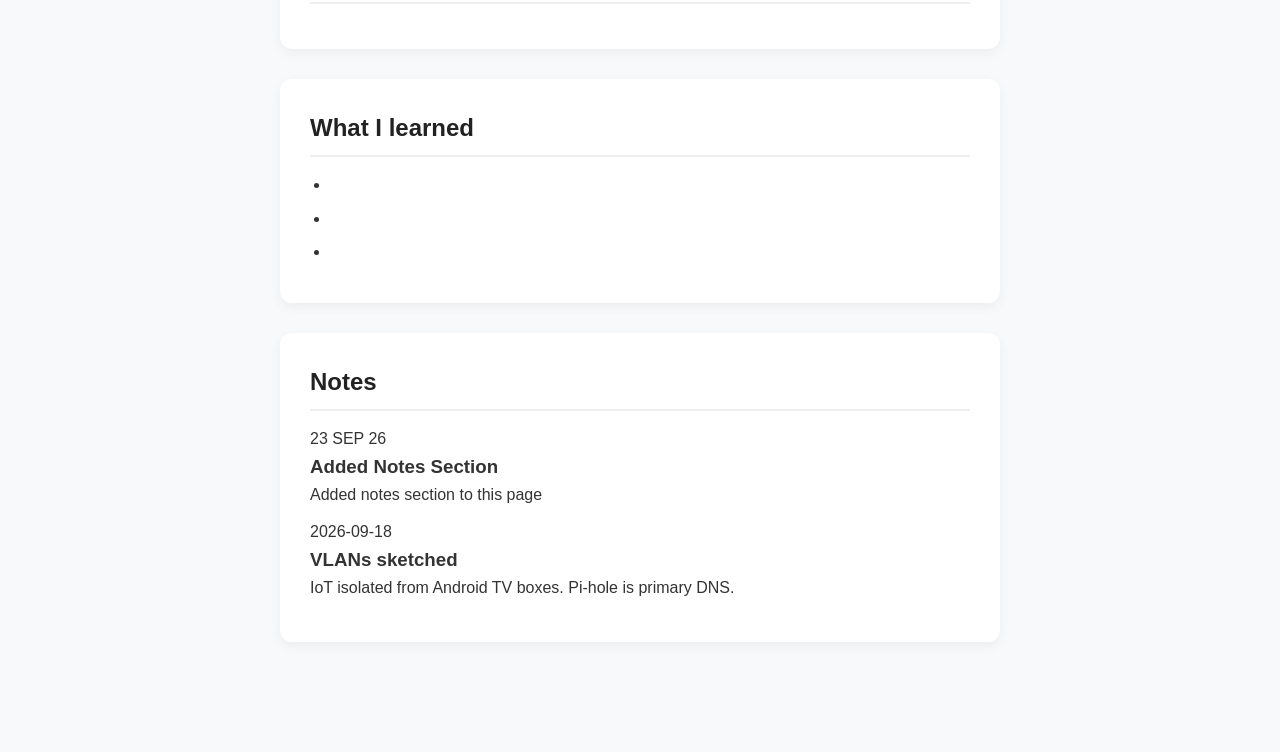
<file: wgu-labs.html>
<!DOCTYPE html>
<html lang="en">
<head>
  <meta charset="UTF-8">
  <meta name="viewport" content="width=device-width, initial-scale=1.0">
  <title>James Morgan Denton</title>
  <link rel="stylesheet" href="style.css">
</head>
<body>
  <div class="container">
    <header>
      <h1>James Morgan Denton</h1>
      <div class="subtitle">Network Engineering Student • Homelab Enthusiast • Based in Doha</div>
      <div class="links">
      <a href="./index.html">Home</a>        
        <a href="./education.html">Education</a>
        <a href="./projects.html">Projects</a>
        <a href="mailto:jamesmorgandenton@gmail.com">Email</a>
        <a href="https://www.linkedin.com/in/jamesmorgandenton">LinkedIn</a>
        <a href="https://github.com/sgtbelly">GitHub</a>
      </div>
    </header>
<body>
  <div class="container">
    <p><a href="../projects.html">← Back to Projects</a></p>

    <h1>WGU Labs</h1>
    <p class="section-intro">Proxmox on existing hardware, Plex media server, DAS storage planning, and service dashboards.</p>

    <section>
      <h2>Goal</h2>
      <p>
        
      </p>
    </section>

    <section>
      <h2>Hardware</h2>
      <ul>
        <li></li>
        <li></li>
        <li></li>
        <li></li>
      </ul>
    </section>

    <section>
      <h2>Design</h2>
      <ul>
        <li><strong></strong> — </li>
        <li><strong></strong> — </li>
        <li><strong></strong> — </li>
        <li><strong></strong> — </li>
        <li><strong></strong> — </li>
      </ul>
    </section>

    <section>
      <h2>What I configured</h2>
      <ul>
        <li></li>
        <li></li>
        <li></li>
        <li></li>
        <li></li>
      </ul>
    </section>

    <section>
      <h2>Current status</h2>
      <p></p>
    </section>

    <section>
      <h2>What I learned</h2>
      <ul>
        <li></li>
        <li></li>
        <li></li>
      </ul>
    </section>

    <section>
      <h2>Notes</h2>

      <article class="note" data-date="23 SEP 26" data-title="Added notes section">
        <time datetime="23 SEP 26"> 23 SEP 26</time>
        <h3>Added Notes Section</h3>
        <p> Added notes section to this page</p>
      </article> 

      <article class="note" data-date="2026-09-18" data-title="VLANs sketched">
        <time datetime="2026-09-18">2026-09-18</time>
        <h3>VLANs sketched</h3>
        <p>IoT isolated from Android TV boxes. Pi-hole is primary DNS.</p>
      </article>
    </section>


    </section>
  </div>
</body>
</html>
</file>
<file: style.css>
* {
  margin: 0;
  padding: 0;
  box-sizing: border-box;
}
body {
  font-family: -apple-system, BlinkMacSystemFont, "Segoe UI", Roboto, Helvetica, Arial, sans-serif;
  line-height: 1.6;
  color: #333;
  background: #f8f9fa;
}
.container {
  max-width: 800px;
  margin: 0 auto;
  padding: 40px 20px;
}
header {
  text-align: center;
  margin-bottom: 50px;
}
h1 {
  font-size: 2.8rem;
  margin-bottom: 10px;
  color: #111;
}
.subtitle {
  font-size: 1.3rem;
  color: #666;
  margin-bottom: 20px;
}
a {
  display: inline-block;
  margin: 0 12px;
  color: inherit;
  text-decoration: none;
  font-weight: 500;
}
a:hover {
  text-decoration: underline;
}

.links a {
  display: inline-block;
  margin: 0 12px;
  color: inherit;
  text-decoration: none;
  font-weight: 500;
}
.links a:hover {
  text-decoration: underline;
}
section {
  background: white;
  padding: 30px;
  border-radius: 12px;
  margin-bottom: 30px;
  box-shadow: 0 4px 12px rgba(0,0,0,0.05);
}
h2 {
  font-size: 1.5rem;
  margin-bottom: 15px;
  color: #222;
  border-bottom: 2px solid #eee;
  padding-bottom: 8px;
}
p {
  margin-bottom: 12px;
}
.section-intro {
  color: #666;
  margin-top: -6px;
}
ul {
  padding-left: 20px;
}
li {
  margin-bottom: 8px;
}
footer {
  text-align: center;
  margin-top: 40px;
  color: #888;
  font-size: 0.9rem;
}
.card-list {
  display: grid;
  gap: 14px;
}
.card {
  border: 1px solid #eee;
  border-radius: 10px;
  padding: 16px;
  background: #fafbfc;
}
.card h3 {
  font-size: 1.05rem;
  margin-bottom: 4px;
  color: #111;
}
.card p {
  margin-bottom: 8px;
  color: #555;
}
.meta {
  display: flex;
  flex-wrap: wrap;
  gap: 8px;
  margin-bottom: 8px;
  font-size: 0.82rem;
  color: #666;
}
.tag {
  background: #e8f1fb;
  color: #0066cc;
  border-radius: 999px;
  padding: 2px 8px;
  font-weight: 600;
}
.status {
  border: 1px solid #ddd;
  border-radius: 999px;
  padding: 2px 8px;
}
.status.complete {
  color: #0a7a4a;
  border-color: #bfe8d3;
  background: #eefaf4;
}
.status.in-progress {
  color: #9a6b00;
  border-color: #f0e0a8;
  background: #fff8e6;
}
.filters {
  display: flex;
  flex-wrap: wrap;
  gap: 8px;
  margin-bottom: 14px;
}
.filter-btn {
  font: inherit;
  font-size: 0.85rem;
  background: #fff;
  border: 1px solid #ddd;
  border-radius: 999px;
  padding: 4px 12px;
  cursor: pointer;
  color: #555;
}
.filter-btn.active,
.filter-btn:hover {
  border-color: #0066cc;
  color: #0066cc;
}

.card-title, .log-link { display: inline; margin: 0; color:inherit; }
.project-log { margin-top: 10px; padding-top: 10px; border-top: 1px solid #eee; }
.log-label { font-size: 0.72rem; font-weight: 700; text-transform: uppercase; color: #888; }
</file>
